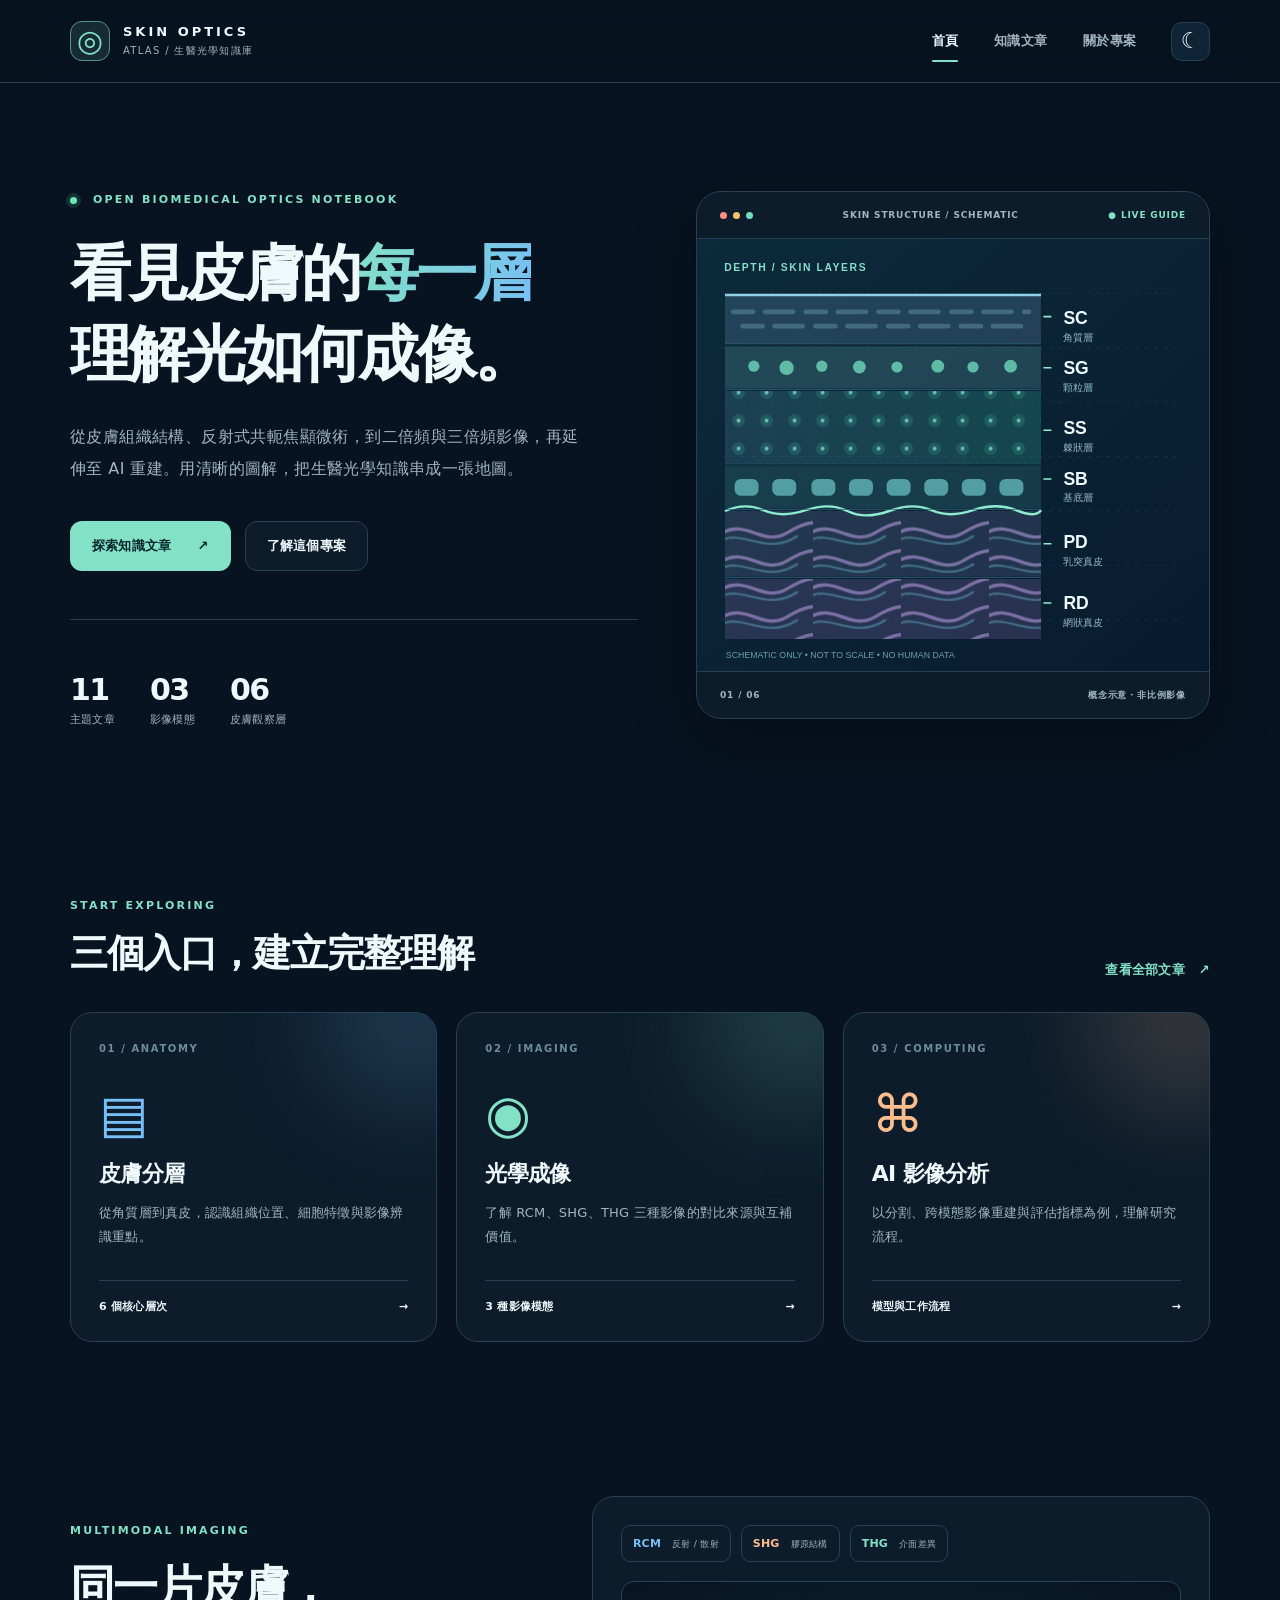
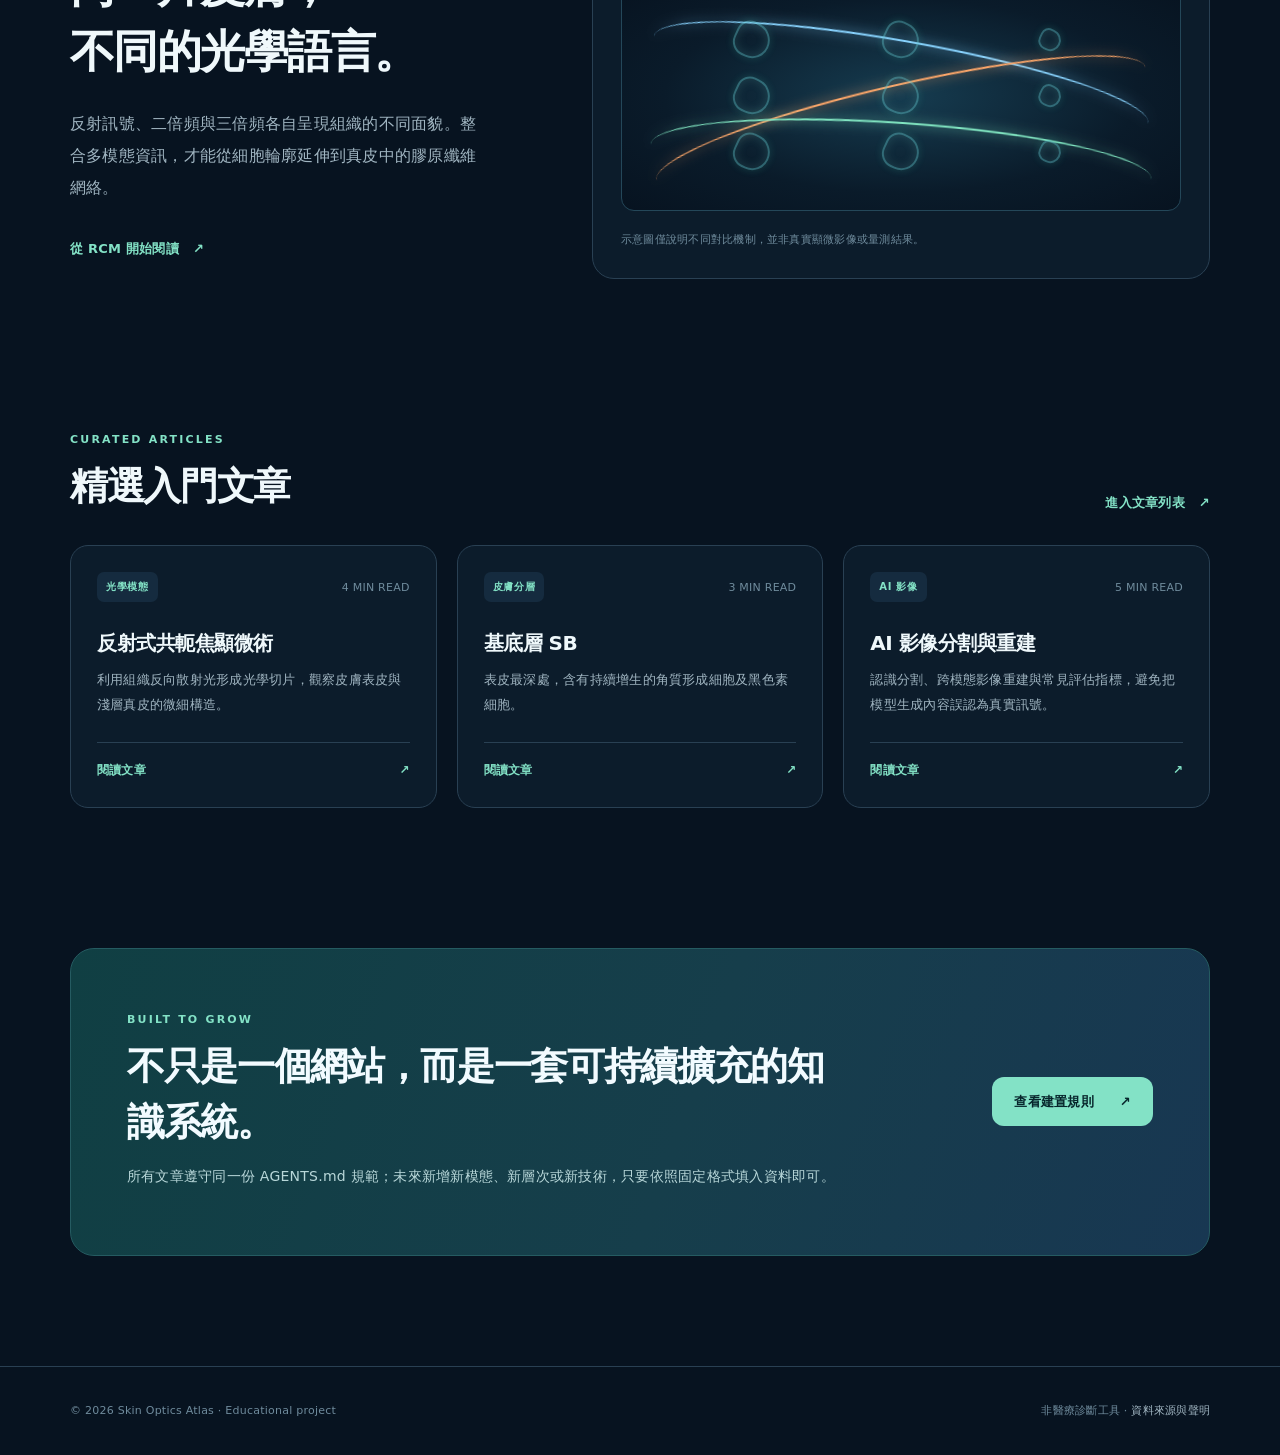
<file: index.html>
<!doctype html>
<html lang="zh-Hant">
<head>
  <meta charset="UTF-8">
  <meta name="viewport" content="width=device-width,initial-scale=1">
  <meta name="description" content="Skin Optics Atlas：從皮膚分層、RCM、SHG、THG 到人工智慧影像分析的開放式生醫光學知識庫。">
  <meta name="theme-color" content="#0b1728">
  <title>Skin Optics Atlas｜生醫光學影像知識庫</title>
  <link rel="icon" href="assets/svg/favicon.svg" type="image/svg+xml">
  <link rel="stylesheet" href="assets/css/style.css">
  <script src="assets/js/data.js" defer></script>
  <script src="assets/js/app.js" defer></script>
</head>
<body data-page="home">
  <a class="skip-link" href="#main">跳至主要內容</a>
  <header class="site-header"><div class="shell nav-shell">
    <a class="brand" href="index.html" aria-label="Skin Optics Atlas 首頁"><span class="brand-mark" aria-hidden="true">◎</span><span><strong>SKIN OPTICS</strong><small>ATLAS / 生醫光學知識庫</small></span></a>
    <nav aria-label="主選單" class="top-nav"><a class="active" href="index.html">首頁</a><a href="library.html">知識文章</a><a href="about.html">關於專案</a></nav>
    <button id="theme-toggle" class="icon-button" type="button" aria-label="切換顯示主題" title="切換顯示主題">☾</button>
  </div></header>
  <main id="main">
    <section class="hero shell">
      <div class="hero-copy">
        <p class="eyebrow"><span class="live-dot"></span> OPEN BIOMEDICAL OPTICS NOTEBOOK</p>
        <h1>看見皮膚的<span class="gradient-text">每一層</span><br>理解光如何成像。</h1>
        <p class="hero-description">從皮膚組織結構、反射式共軛焦顯微術，到二倍頻與三倍頻影像，再延伸至 AI 重建。用清晰的圖解，把生醫光學知識串成一張地圖。</p>
        <div class="hero-actions"><a class="button button-primary" href="library.html">探索知識文章 <span aria-hidden="true">↗</span></a><a class="button button-secondary" href="about.html">了解這個專案</a></div>
        <div class="hero-metrics"><div><strong id="entry-count">11</strong><span>主題文章</span></div><div><strong>03</strong><span>影像模態</span></div><div><strong>06</strong><span>皮膚觀察層</span></div></div>
      </div>
      <div class="hero-visual" aria-label="皮膚各層結構的概念示意圖">
        <div class="visual-toolbar"><span class="signal-dots"><i></i><i></i><i></i></span><span>SKIN STRUCTURE / SCHEMATIC</span><span class="visual-live">● LIVE GUIDE</span></div>
        <img src="assets/svg/skin-layers.svg" alt="由角質層 SC、顆粒層 SG、棘狀層 SS、基底層 SB、乳突真皮 PD、網狀真皮 RD 組成的六層皮膚概念圖。非按比例繪製。" width="640" height="540">
        <div class="visual-caption"><span>01 / 06</span><span>概念示意・非比例影像</span></div>
      </div>
    </section>
    <section class="section shell" aria-labelledby="start-title">
      <div class="section-heading"><div><p class="eyebrow">START EXPLORING</p><h2 id="start-title">三個入口，建立完整理解</h2></div><a class="inline-link" href="library.html">查看全部文章 <span aria-hidden="true">↗</span></a></div>
      <div class="topic-grid">
        <a class="topic-card topic-blue" href="library.html?category=layer"><span class="topic-number">01 / ANATOMY</span><div class="topic-glyph" aria-hidden="true">▤</div><h3>皮膚分層</h3><p>從角質層到真皮，認識組織位置、細胞特徵與影像辨識重點。</p><span class="card-bottom">6 個核心層次 <span aria-hidden="true">→</span></span></a>
        <a class="topic-card topic-teal" href="library.html?category=modality"><span class="topic-number">02 / IMAGING</span><div class="topic-glyph" aria-hidden="true">◉</div><h3>光學成像</h3><p>了解 RCM、SHG、THG 三種影像的對比來源與互補價值。</p><span class="card-bottom">3 種影像模態 <span aria-hidden="true">→</span></span></a>
        <a class="topic-card topic-orange" href="library.html?category=ai"><span class="topic-number">03 / COMPUTING</span><div class="topic-glyph" aria-hidden="true">⌘</div><h3>AI 影像分析</h3><p>以分割、跨模態影像重建與評估指標為例，理解研究流程。</p><span class="card-bottom">模型與工作流程 <span aria-hidden="true">→</span></span></a>
      </div>
    </section>
    <section class="section shell feature-section" aria-labelledby="feature-title">
      <div class="feature-description"><p class="eyebrow">MULTIMODAL IMAGING</p><h2 id="feature-title">同一片皮膚，<br>不同的光學語言。</h2><p>反射訊號、二倍頻與三倍頻各自呈現組織的不同面貌。整合多模態資訊，才能從細胞輪廓延伸到真皮中的膠原纖維網絡。</p><a class="inline-link" href="article.html?slug=rcm">從 RCM 開始閱讀 <span aria-hidden="true">↗</span></a></div>
      <div class="modality-panel" aria-label="三種成像對比機制整理">
        <div class="modality-legend"><span class="legend-rcm">RCM <small>反射 / 散射</small></span><span class="legend-shg">SHG <small>膠原結構</small></span><span class="legend-thg">THG <small>介面差異</small></span></div>
        <div class="modality-graphic"><div class="wave wave-one"></div><div class="wave wave-two"></div><div class="wave wave-three"></div><div class="cell-field"><i></i><i></i><i></i><i></i><i></i><i></i><i></i><i></i><i></i></div></div>
        <p class="panel-note">示意圖僅說明不同對比機制，並非真實顯微影像或量測結果。</p>
      </div>
    </section>
    <section class="section shell" aria-labelledby="latest-title"><div class="section-heading"><div><p class="eyebrow">CURATED ARTICLES</p><h2 id="latest-title">精選入門文章</h2></div><a class="inline-link" href="library.html">進入文章列表 <span aria-hidden="true">↗</span></a></div><div id="featured-cards" class="article-grid" aria-live="polite"></div></section>
    <section class="shell"><div class="bottom-cta"><div><p class="eyebrow">BUILT TO GROW</p><h2>不只是一個網站，而是一套可持續擴充的知識系統。</h2><p>所有文章遵守同一份 AGENTS.md 規範；未來新增新模態、新層次或新技術，只要依照固定格式填入資料即可。</p></div><a class="button button-primary" href="about.html">查看建置規則 <span aria-hidden="true">↗</span></a></div></section>
  </main>
  <footer class="footer"><div class="shell footer-inner"><span>© 2026 Skin Optics Atlas · Educational project</span><span>非醫療診斷工具 · <a href="about.html">資料來源與聲明</a></span></div></footer>
</body></html>
</file>
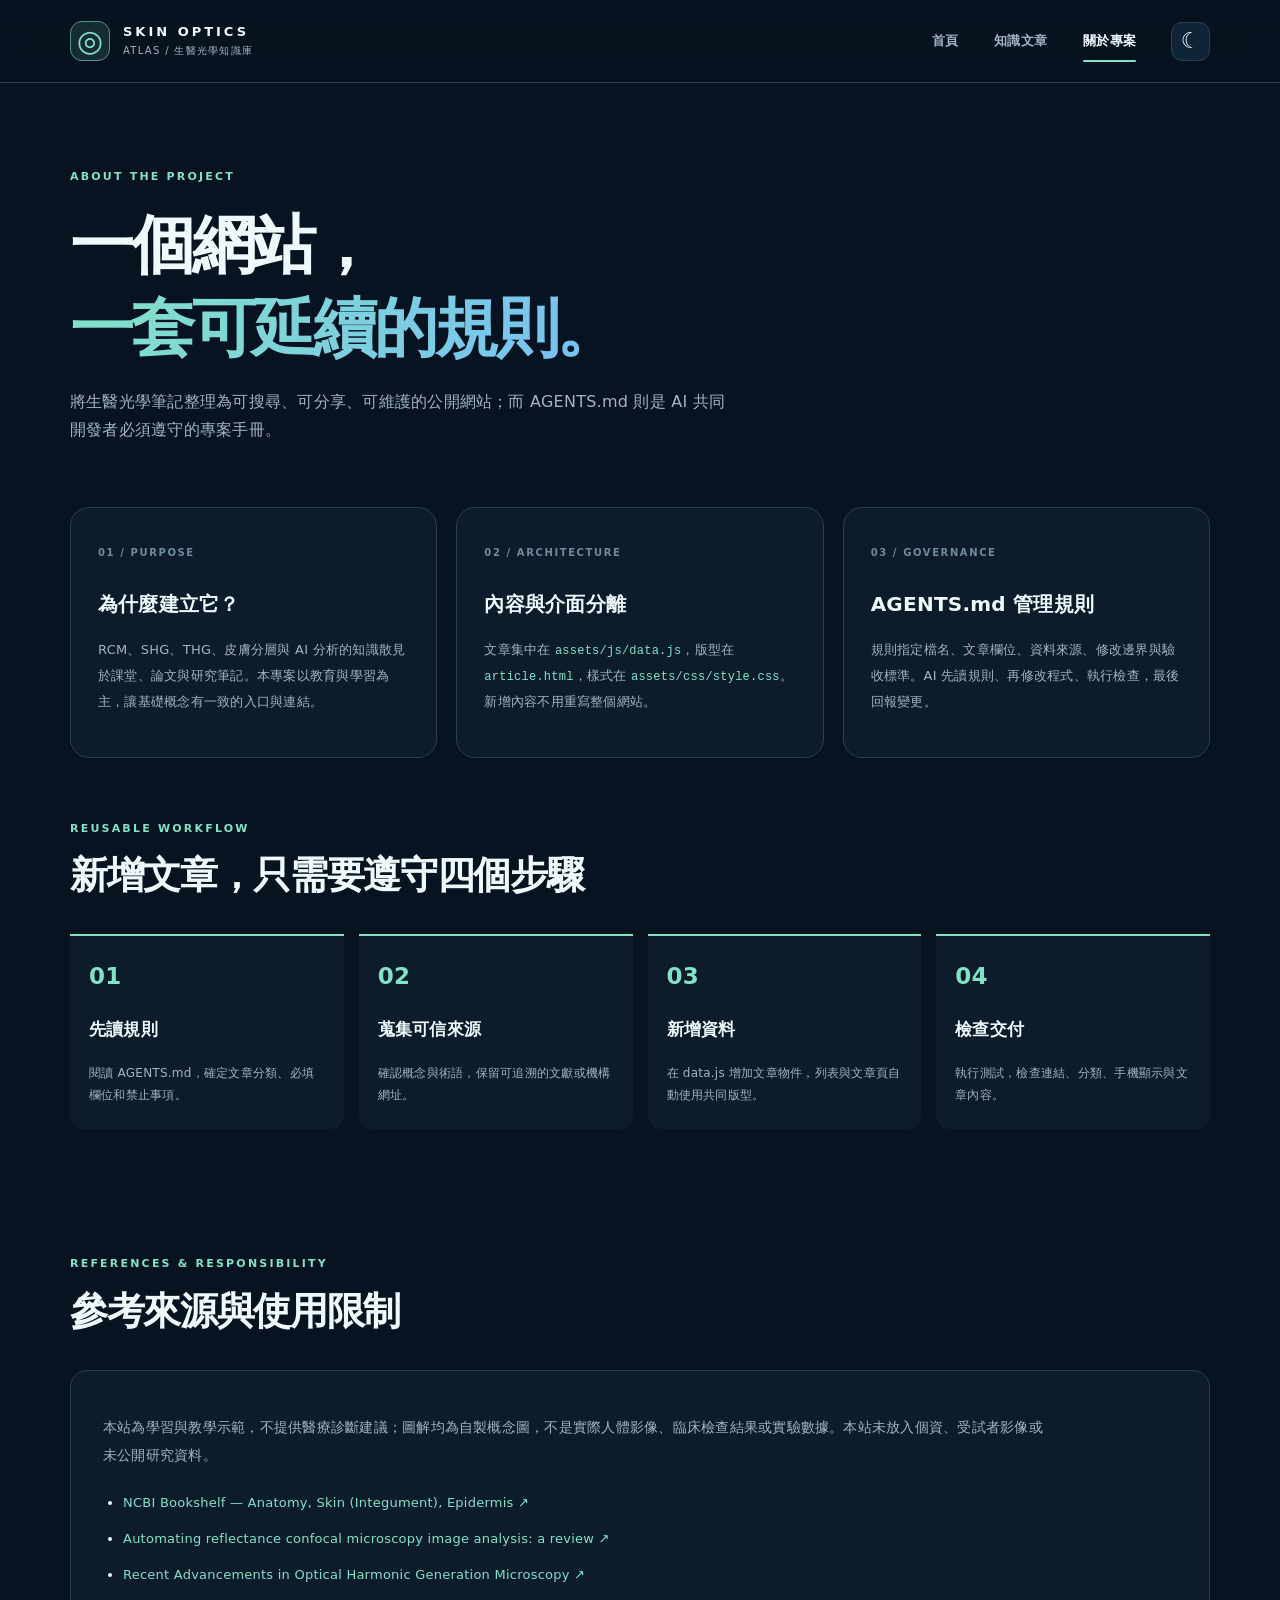
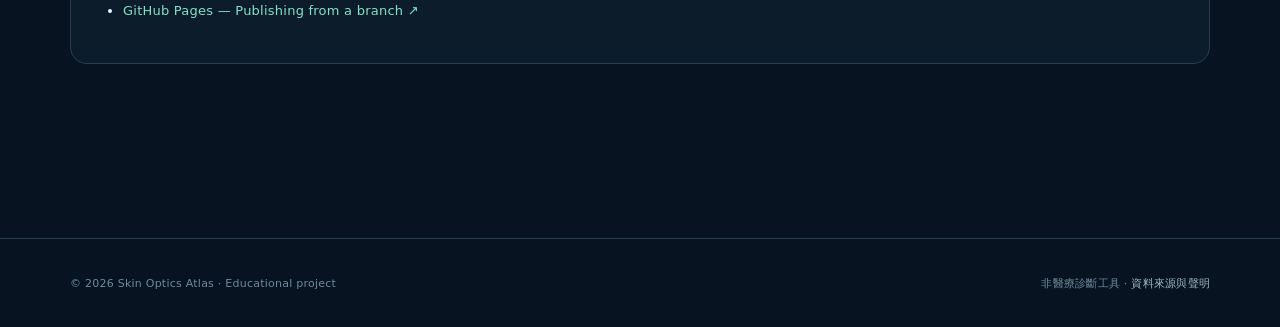
<file: about.html>
<!doctype html><html lang="zh-Hant"><head><meta charset="UTF-8"><meta name="viewport" content="width=device-width,initial-scale=1"><meta name="description" content="認識 Skin Optics Atlas 專案目標、資料來源，以及 AGENTS.md 驅動的網站維護方式。"><meta name="theme-color" content="#0b1728"><title>關於專案｜Skin Optics Atlas</title><link rel="icon" href="assets/svg/favicon.svg" type="image/svg+xml"><link rel="stylesheet" href="assets/css/style.css"><script src="assets/js/data.js" defer></script><script src="assets/js/app.js" defer></script></head>
<body data-page="about"><a class="skip-link" href="#main">跳至主要內容</a><header class="site-header"><div class="shell nav-shell"><a class="brand" href="index.html" aria-label="Skin Optics Atlas 首頁"><span class="brand-mark" aria-hidden="true">◎</span><span><strong>SKIN OPTICS</strong><small>ATLAS / 生醫光學知識庫</small></span></a><nav aria-label="主選單" class="top-nav"><a href="index.html">首頁</a><a href="library.html">知識文章</a><a class="active" href="about.html">關於專案</a></nav><button id="theme-toggle" class="icon-button" type="button" aria-label="切換顯示主題" title="切換顯示主題">☾</button></div></header>
<main id="main" class="shell inner-main"><div class="page-intro about-hero"><p class="eyebrow">ABOUT THE PROJECT</p><h1>一個網站，<br><span class="gradient-text">一套可延續的規則。</span></h1><p>將生醫光學筆記整理為可搜尋、可分享、可維護的公開網站；而 AGENTS.md 則是 AI 共同開發者必須遵守的專案手冊。</p></div>
<section class="about-grid" aria-labelledby="principles-title"><div class="about-card"><span class="topic-number">01 / PURPOSE</span><h2 id="principles-title">為什麼建立它？</h2><p>RCM、SHG、THG、皮膚分層與 AI 分析的知識散見於課堂、論文與研究筆記。本專案以教育與學習為主，讓基礎概念有一致的入口與連結。</p></div><div class="about-card"><span class="topic-number">02 / ARCHITECTURE</span><h2>內容與介面分離</h2><p>文章集中在 <code>assets/js/data.js</code>，版型在 <code>article.html</code>，樣式在 <code>assets/css/style.css</code>。新增內容不用重寫整個網站。</p></div><div class="about-card"><span class="topic-number">03 / GOVERNANCE</span><h2>AGENTS.md 管理規則</h2><p>規則指定檔名、文章欄位、資料來源、修改邊界與驗收標準。AI 先讀規則、再修改程式、執行檢查，最後回報變更。</p></div></section>
<section class="section" aria-labelledby="process-title"><div class="section-heading"><div><p class="eyebrow">REUSABLE WORKFLOW</p><h2 id="process-title">新增文章，只需要遵守四個步驟</h2></div></div><div class="steps-grid"><div class="step-card"><span>01</span><h3>先讀規則</h3><p>閱讀 AGENTS.md，確定文章分類、必填欄位和禁止事項。</p></div><div class="step-card"><span>02</span><h3>蒐集可信來源</h3><p>確認概念與術語，保留可追溯的文獻或機構網址。</p></div><div class="step-card"><span>03</span><h3>新增資料</h3><p>在 data.js 增加文章物件，列表與文章頁自動使用共同版型。</p></div><div class="step-card"><span>04</span><h3>檢查交付</h3><p>執行測試，檢查連結、分類、手機顯示與文章內容。</p></div></div></section>
<section class="section" aria-labelledby="sources-title"><div class="section-heading"><div><p class="eyebrow">REFERENCES & RESPONSIBILITY</p><h2 id="sources-title">參考來源與使用限制</h2></div></div><div class="reference-panel"><p>本站為學習與教學示範，不提供醫療診斷建議；圖解均為自製概念圖，不是實際人體影像、臨床檢查結果或實驗數據。本站未放入個資、受試者影像或未公開研究資料。</p><ul class="source-list"><li><a href="https://www.ncbi.nlm.nih.gov/books/NBK470464/" target="_blank" rel="noopener noreferrer">NCBI Bookshelf — Anatomy, Skin (Integument), Epidermis <span aria-hidden="true">↗</span></a></li><li><a href="https://pmc.ncbi.nlm.nih.gov/articles/PMC9309100/" target="_blank" rel="noopener noreferrer">Automating reflectance confocal microscopy image analysis: a review <span aria-hidden="true">↗</span></a></li><li><a href="https://pmc.ncbi.nlm.nih.gov/articles/PMC10521653/" target="_blank" rel="noopener noreferrer">Recent Advancements in Optical Harmonic Generation Microscopy <span aria-hidden="true">↗</span></a></li><li><a href="https://docs.github.com/en/pages/getting-started-with-github-pages/configuring-a-publishing-source-for-your-github-pages-site" target="_blank" rel="noopener noreferrer">GitHub Pages — Publishing from a branch <span aria-hidden="true">↗</span></a></li></ul></div></section>
</main><footer class="footer"><div class="shell footer-inner"><span>© 2026 Skin Optics Atlas · Educational project</span><span>非醫療診斷工具 · <a href="about.html">資料來源與聲明</a></span></div></footer></body></html>
</file>
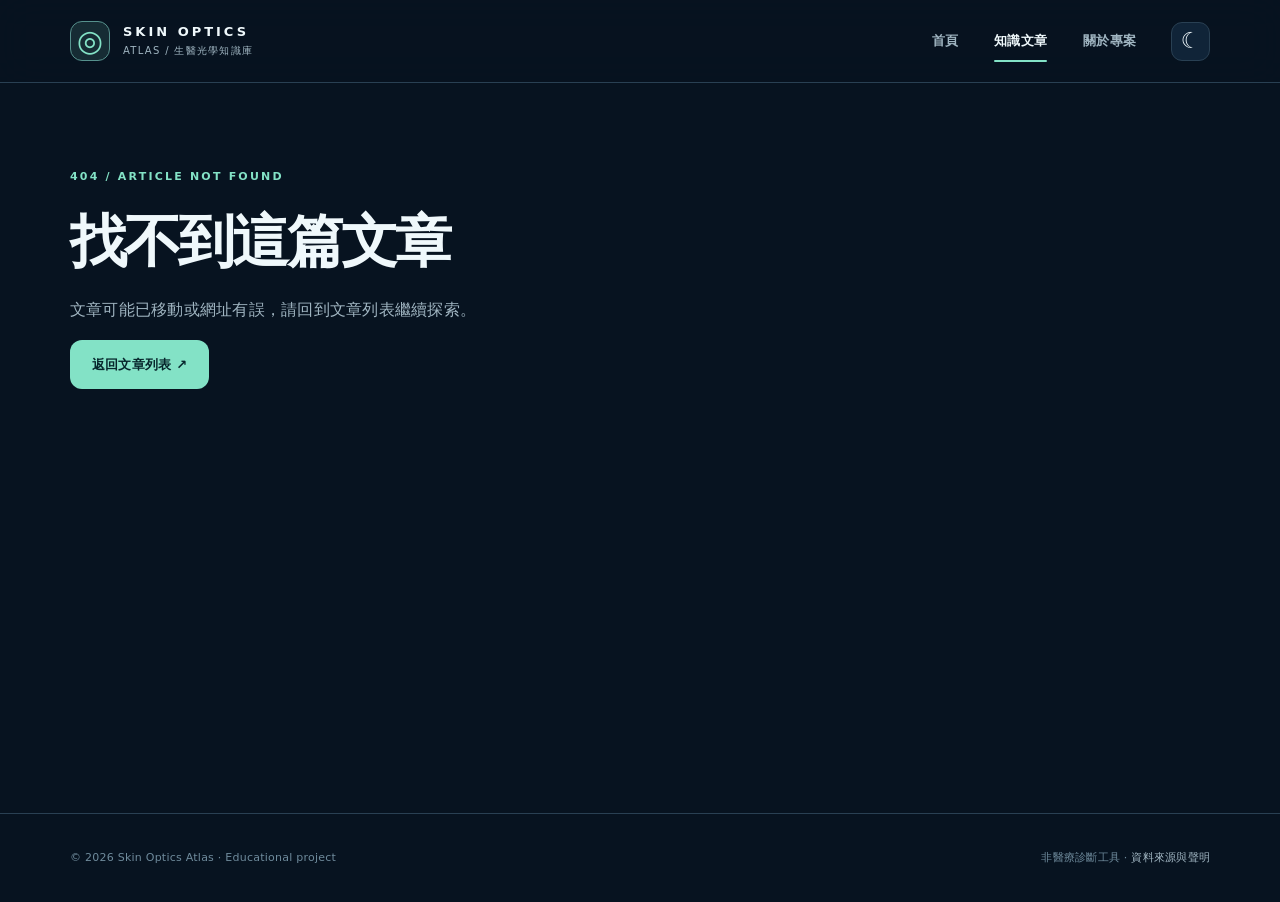
<file: article.html>
<!doctype html><html lang="zh-Hant"><head><meta charset="UTF-8"><meta name="viewport" content="width=device-width,initial-scale=1"><meta name="description" content="閱讀 Skin Optics Atlas 生醫光學知識文章。"><meta name="theme-color" content="#0b1728"><title>知識文章｜Skin Optics Atlas</title><link rel="icon" href="assets/svg/favicon.svg" type="image/svg+xml"><link rel="stylesheet" href="assets/css/style.css"><script src="assets/js/data.js" defer></script><script src="assets/js/app.js" defer></script></head>
<body data-page="article"><a class="skip-link" href="#main">跳至主要內容</a><header class="site-header"><div class="shell nav-shell"><a class="brand" href="index.html" aria-label="Skin Optics Atlas 首頁"><span class="brand-mark" aria-hidden="true">◎</span><span><strong>SKIN OPTICS</strong><small>ATLAS / 生醫光學知識庫</small></span></a><nav aria-label="主選單" class="top-nav"><a href="index.html">首頁</a><a class="active" href="library.html">知識文章</a><a href="about.html">關於專案</a></nav><button id="theme-toggle" class="icon-button" type="button" aria-label="切換顯示主題" title="切換顯示主題">☾</button></div></header>
<main id="main" class="shell inner-main"><div id="article-content"><div class="page-intro"><p class="eyebrow">LOADING ARTICLE</p><h1>正在讀取文章...</h1></div></div></main>
<footer class="footer"><div class="shell footer-inner"><span>© 2026 Skin Optics Atlas · Educational project</span><span>非醫療診斷工具 · <a href="about.html">資料來源與聲明</a></span></div></footer></body></html>
</file>
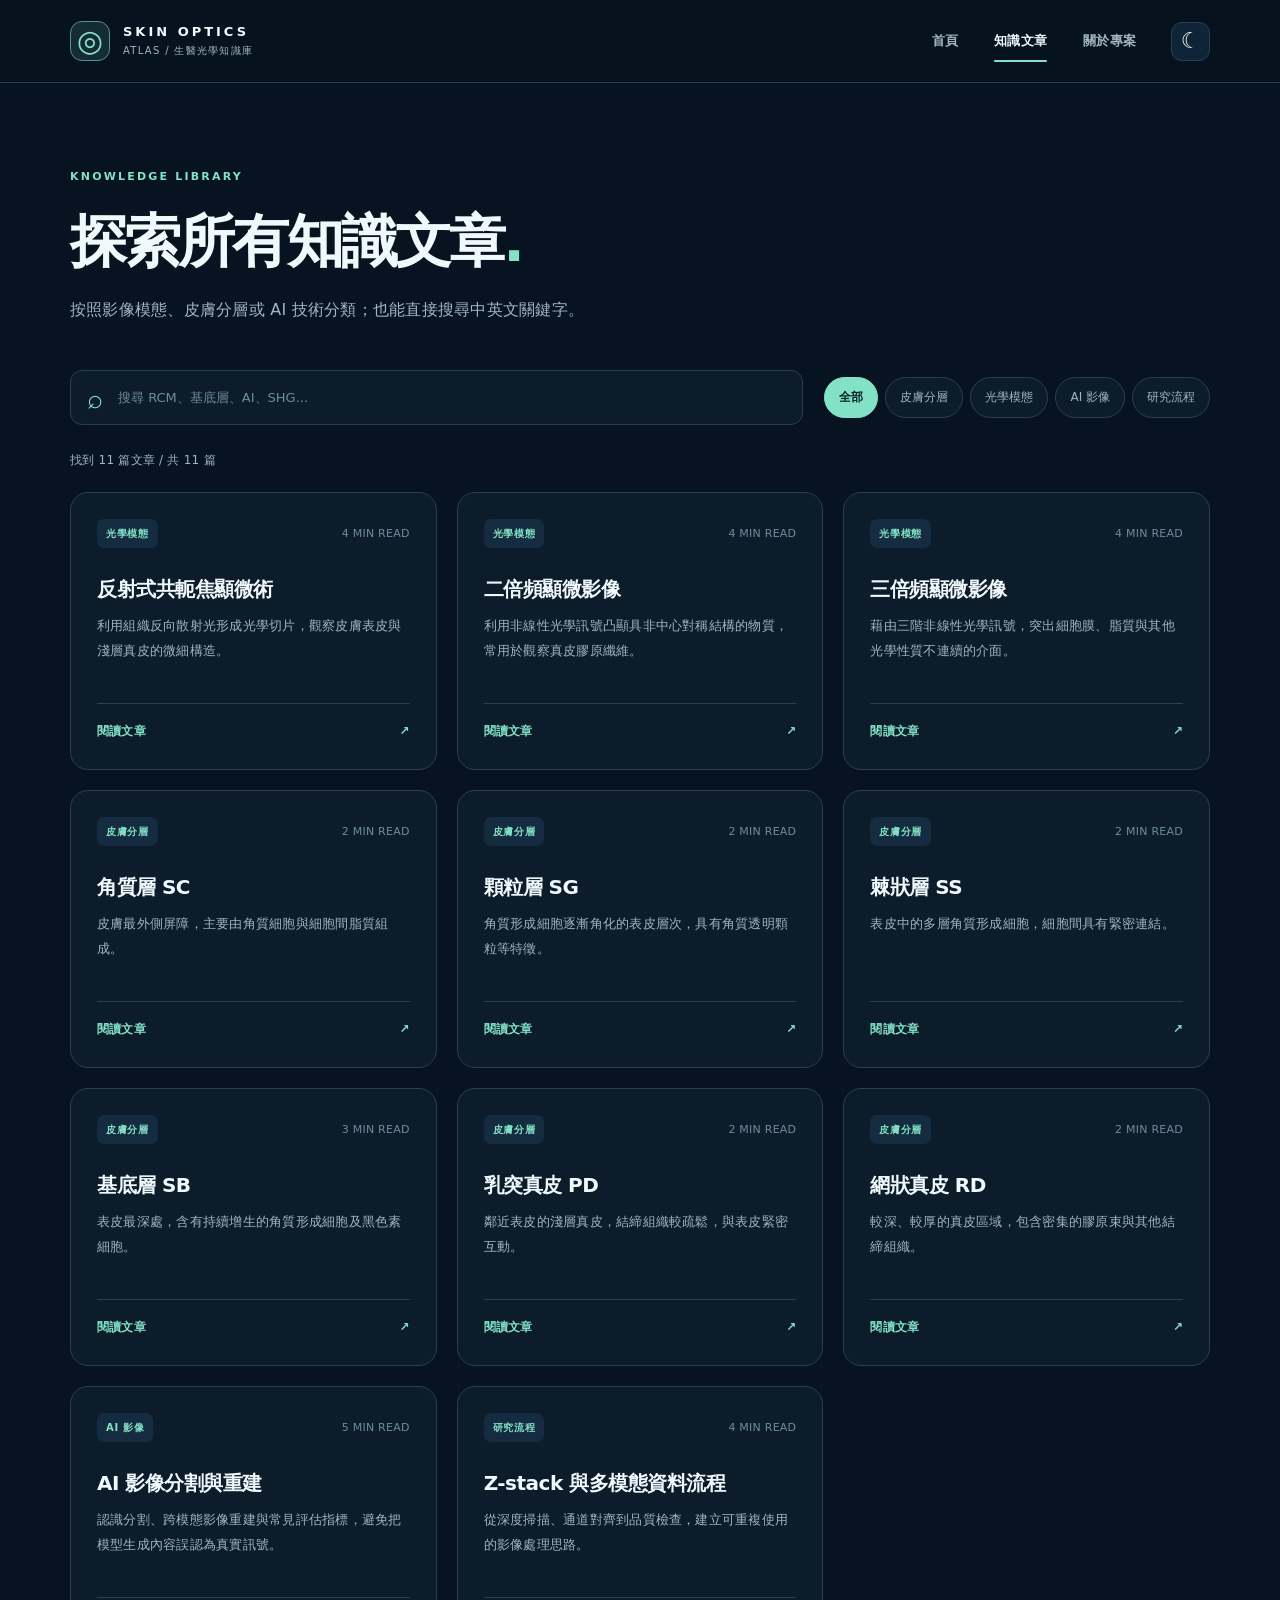
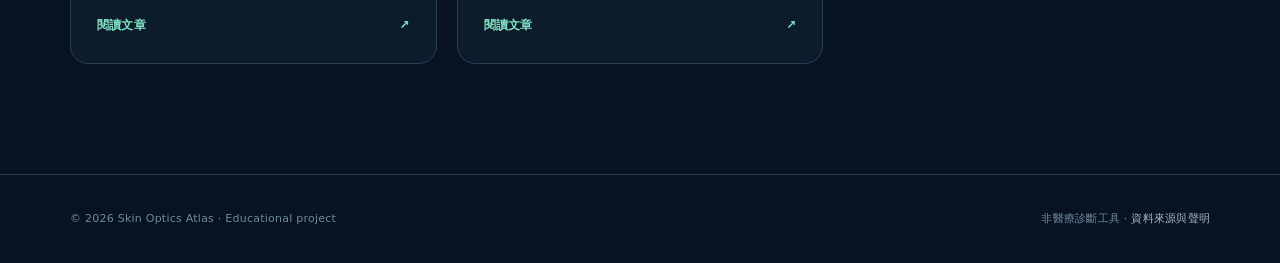
<file: library.html>
<!doctype html><html lang="zh-Hant"><head><meta charset="UTF-8"><meta name="viewport" content="width=device-width,initial-scale=1"><meta name="description" content="以關鍵字搜尋生醫光學知識文章，依皮膚分層、成像模態、AI 與工作流程分類。"><meta name="theme-color" content="#0b1728"><title>知識文章｜Skin Optics Atlas</title><link rel="icon" href="assets/svg/favicon.svg" type="image/svg+xml"><link rel="stylesheet" href="assets/css/style.css"><script src="assets/js/data.js" defer></script><script src="assets/js/app.js" defer></script></head>
<body data-page="library"><a class="skip-link" href="#main">跳至主要內容</a><header class="site-header"><div class="shell nav-shell"><a class="brand" href="index.html" aria-label="Skin Optics Atlas 首頁"><span class="brand-mark" aria-hidden="true">◎</span><span><strong>SKIN OPTICS</strong><small>ATLAS / 生醫光學知識庫</small></span></a><nav aria-label="主選單" class="top-nav"><a href="index.html">首頁</a><a class="active" href="library.html">知識文章</a><a href="about.html">關於專案</a></nav><button id="theme-toggle" class="icon-button" type="button" aria-label="切換顯示主題" title="切換顯示主題">☾</button></div></header>
<main id="main" class="shell inner-main"><div class="page-intro"><p class="eyebrow">KNOWLEDGE LIBRARY</p><h1>探索所有知識文章<span class="title-period">.</span></h1><p>按照影像模態、皮膚分層或 AI 技術分類；也能直接搜尋中英文關鍵字。</p></div><section aria-label="文章搜尋與分類"><div class="filter-bar"><label class="search-wrapper"><span class="search-icon" aria-hidden="true">⌕</span><span class="sr-only">搜尋文章</span><input id="search-input" type="search" placeholder="搜尋 RCM、基底層、AI、SHG..." autocomplete="off"></label><div class="filter-buttons" role="group" aria-label="文章分類"><button type="button" class="filter-pill active" data-filter="all">全部</button><button type="button" class="filter-pill" data-filter="layer">皮膚分層</button><button type="button" class="filter-pill" data-filter="modality">光學模態</button><button type="button" class="filter-pill" data-filter="ai">AI 影像</button><button type="button" class="filter-pill" data-filter="workflow">研究流程</button></div></div><p id="results-count" class="results-count" role="status"></p><div id="library-cards" class="article-grid library-grid"></div><div id="empty-state" class="empty-state" hidden><strong>找不到符合條件的文章</strong><p>試試其他關鍵字，或切換為「全部」分類。</p></div></section></main>
<footer class="footer"><div class="shell footer-inner"><span>© 2026 Skin Optics Atlas · Educational project</span><span>非醫療診斷工具 · <a href="about.html">資料來源與聲明</a></span></div></footer></body></html>
</file>
<file: assets/css/style.css>
/* Skin Optics Atlas · one global design system; see AGENTS.md before editing */
:root{color-scheme:dark;--bg:#071320;--surface:#0c1c2b;--surface2:#102438;--surface3:#152b3f;--line:#294053;--ink:#eff8fb;--muted:#a0b5c1;--soft:#6f8b9c;--mint:#83e2c6;--cyan:#77bff5;--orange:#ffbd8d;--shadow:0 20px 60px #0004;--radius:22px;--width:1140px}
:root[data-theme="light"]{color-scheme:light;--bg:#f7fafb;--surface:#fff;--surface2:#eef6f8;--surface3:#e8f2f5;--line:#d9e5ea;--ink:#142e3b;--muted:#557080;--soft:#637e8c;--mint:#007e70;--cyan:#276ca8;--orange:#a14c13;--shadow:0 20px 50px #16354712}
*{box-sizing:border-box}html{scroll-behavior:smooth}body{margin:0;background:var(--bg);color:var(--ink);font-family:Inter,"Noto Sans TC","PingFang TC","Microsoft JhengHei",system-ui,sans-serif;line-height:1.78;font-size:16px;letter-spacing:.015em;overflow-x:hidden}a{color:inherit;text-decoration:none}button,input{font:inherit}button{cursor:pointer}img{display:block;max-width:100%;height:auto}[hidden]{display:none!important}::selection{background:var(--mint);color:#06141a}:focus-visible{outline:3px solid var(--mint);outline-offset:4px}.shell{width:min(var(--width),calc(100% - 64px));margin-inline:auto}.sr-only{position:absolute!important;width:1px;height:1px;padding:0;overflow:hidden;clip:rect(0,0,0,0);white-space:nowrap;border:0}.skip-link{position:absolute;z-index:200;top:-60px;left:24px;background:var(--mint);color:#061c25;padding:10px 18px;border-radius:8px}.skip-link:focus{top:16px}
.site-header{position:sticky;top:0;z-index:100;background:color-mix(in srgb,var(--bg) 86%,transparent);backdrop-filter:blur(18px);border-bottom:1px solid var(--line)}.nav-shell{display:flex;align-items:center;min-height:82px;gap:35px}.brand{display:flex;align-items:center;gap:13px;line-height:1.25;white-space:nowrap}.brand-mark{display:grid;place-items:center;width:40px;height:40px;border:1px solid color-mix(in srgb,var(--mint) 50%,var(--line));background:color-mix(in srgb,var(--mint) 12%,var(--bg));border-radius:12px;color:var(--mint);font-size:30px;font-weight:300}.brand strong{display:block;font-size:13px;letter-spacing:.23em;font-weight:850}.brand small{display:block;color:var(--muted);font-size:10px;letter-spacing:.13em;margin-top:5px}.top-nav{display:flex;margin-left:auto;align-items:center;gap:36px}.top-nav a{position:relative;color:var(--muted);font-size:13px;font-weight:650;padding:27px 0;transition:color .2s}.top-nav a:hover,.top-nav a.active{color:var(--ink)}.top-nav a.active:after{content:"";position:absolute;bottom:18px;height:2px;background:var(--mint);left:0;right:0;border-radius:8px}.icon-button{width:39px;height:39px;background:var(--surface2);color:var(--ink);border:1px solid var(--line);border-radius:11px;font-size:22px;line-height:1}
.eyebrow{font-size:11px;letter-spacing:.2em;font-weight:800;color:var(--mint);text-transform:uppercase;line-height:1.5}.live-dot{display:inline-block;background:#69e9b4;width:7px;height:7px;border-radius:50%;box-shadow:0 0 0 4px #69e9b422;margin-right:10px;vertical-align:middle}.hero{display:grid;grid-template-columns:1.05fr .95fr;gap:58px;align-items:center;padding-block:98px 106px}.hero h1{font-size:clamp(38px,4.75vw,66px);letter-spacing:-.055em;line-height:1.34;font-weight:850;margin:24px 0 26px}.gradient-text{background:linear-gradient(110deg,var(--mint),var(--cyan));color:transparent;background-clip:text}.hero-description{max-width:520px;font-size:16px;color:var(--muted);line-height:2;letter-spacing:.025em}.hero-actions{display:flex;align-items:center;gap:14px;flex-wrap:wrap;margin-top:36px}.button{display:inline-flex;justify-content:center;align-items:center;gap:26px;border-radius:12px;padding:12px 21px;min-height:49px;font-size:13px;font-weight:790;border:1px solid transparent;white-space:nowrap;transition:transform .2s,background .2s}.button:hover{transform:translateY(-3px)}.button-primary{background:var(--mint);color:#07262c}.button-secondary{border-color:var(--line);background:var(--surface);color:var(--ink)}.hero-metrics{display:flex;gap:35px;padding-top:53px;margin-top:48px;border-top:1px solid var(--line)}.hero-metrics>div{display:flex;flex-direction:column;gap:4px}.hero-metrics strong{font-size:30px;line-height:1.1;letter-spacing:-.05em}.hero-metrics span{font-size:11px;color:var(--muted)}.hero-visual{border-radius:25px;overflow:hidden;border:1px solid var(--line);background:var(--surface);box-shadow:var(--shadow)}.hero-visual img{width:100%;aspect-ratio:640/540;object-fit:contain;background:#092031}.visual-toolbar,.visual-caption{display:flex;align-items:center;justify-content:space-between;gap:12px;padding:15px 23px;font-size:9px;letter-spacing:.09em;color:var(--muted);font-weight:750}.visual-toolbar{border-bottom:1px solid var(--line)}.visual-caption{border-top:1px solid var(--line)}.signal-dots{display:flex;gap:6px}.signal-dots i{width:7px;height:7px;background:#6c8393;border-radius:50%}.signal-dots i:nth-child(1){background:#ff8f81}.signal-dots i:nth-child(2){background:#efc36d}.signal-dots i:nth-child(3){background:#75dbbf}.visual-live{color:var(--mint)}
.section{padding-block:52px 64px}.section-heading{display:flex;justify-content:space-between;align-items:end;gap:20px;margin-bottom:31px}.section-heading h2,.feature-description h2,.bottom-cta h2{font-size:clamp(27px,3vw,38px);line-height:1.45;letter-spacing:-.035em;margin:9px 0 0}.inline-link{display:inline-flex;align-items:center;gap:14px;color:var(--mint);font-size:13px;font-weight:760;white-space:nowrap}.inline-link:hover{text-decoration:underline;text-underline-offset:5px}.topic-grid{display:grid;grid-template-columns:repeat(3,1fr);gap:19px}.topic-card{position:relative;overflow:hidden;display:flex;flex-direction:column;min-height:330px;padding:27px 28px 24px;border-radius:var(--radius);border:1px solid var(--line);background:var(--surface);transition:transform .2s,border-color .2s}.topic-card:hover{transform:translateY(-5px);border-color:var(--mint)}.topic-card:before{content:"";position:absolute;width:190px;height:190px;right:-70px;top:-90px;border-radius:50%;filter:blur(50px);opacity:.17;background:var(--cyan)}.topic-teal:before{background:var(--mint)}.topic-orange:before{background:var(--orange)}.topic-number{font-size:10px;letter-spacing:.16em;color:var(--soft);font-weight:850}.topic-glyph{font-size:52px;line-height:1;margin:30px 0 14px;color:var(--cyan)}.topic-teal .topic-glyph{color:var(--mint)}.topic-orange .topic-glyph{color:var(--orange)}.topic-card h3{font-size:22px;letter-spacing:-.03em;margin:0 0 8px}.topic-card p{font-size:13px;line-height:1.9;color:var(--muted);margin:0 0 25px}.card-bottom{border-top:1px solid var(--line);margin-top:auto;padding-top:16px;display:flex;justify-content:space-between;font-size:11px;color:var(--ink);font-weight:750}
.feature-section{display:grid;grid-template-columns:.85fr 1.15fr;gap:65px;align-items:center;padding-block:90px}.feature-description h2{font-size:clamp(33px,3.5vw,48px);margin:15px 0 23px}.feature-description>p:not(.eyebrow){color:var(--muted);max-width:410px;line-height:2}.feature-description .inline-link{margin-top:17px}.modality-panel{border:1px solid var(--line);border-radius:var(--radius);padding:28px;background:var(--surface);overflow:hidden}.modality-legend{display:flex;gap:10px;flex-wrap:wrap}.modality-legend span{font-size:11px;font-weight:850;border:1px solid var(--line);border-radius:9px;padding:8px 11px}.modality-legend small{margin-left:7px;color:var(--muted);font-weight:500}.legend-rcm{color:var(--cyan)}.legend-shg{color:var(--orange)}.legend-thg{color:var(--mint)}.modality-graphic{height:230px;position:relative;margin-block:19px;background:radial-gradient(ellipse at center,#163c50 0%,#0a1b2a 60%,#071320 100%);border:1px solid #244759;border-radius:13px;overflow:hidden}.wave{position:absolute;width:90%;left:5%;height:80px;border-top:2px solid;border-radius:50%;filter:drop-shadow(0 0 6px currentColor)}.wave-one{top:58px;color:#89d4ff;transform:rotate(10deg)}.wave-two{top:102px;color:#ffa86a;transform:rotate(-13deg)}.wave-three{top:140px;color:#81e5c1;transform:rotate(4deg)}.cell-field{position:absolute;inset:30px 55px;display:grid;grid-template-columns:repeat(3,1fr);place-items:center;opacity:.7}.cell-field i{width:36px;height:36px;border:2px solid #63c8ce99;border-radius:38% 52% 49% 41%;box-shadow:0 0 9px #47d8bb44,inset 0 0 11px #60a8a255;transform:rotate(25deg)}.cell-field i:nth-child(3n){width:22px;height:22px}.panel-note{font-size:11px;color:var(--soft);margin:0}.article-grid{display:grid;grid-template-columns:repeat(3,minmax(0,1fr));gap:20px}.article-card{display:flex;flex-direction:column;min-height:260px;background:var(--surface);border:1px solid var(--line);border-radius:18px;padding:26px;transition:transform .2s,border-color .2s}.article-card:hover{transform:translateY(-4px);border-color:var(--mint)}.article-card-top{display:flex;justify-content:space-between;align-items:center;gap:10px}.tag{font-size:10px;font-weight:800;letter-spacing:.07em;padding:6px 9px;border-radius:7px;background:var(--surface3);color:var(--mint)}.reading-time{font-size:11px;color:var(--soft)}.article-card h3{font-size:20px;letter-spacing:-.025em;line-height:1.5;margin:26px 0 10px}.article-card p{color:var(--muted);font-size:13px;line-height:1.9;margin:0 0 24px}.article-card-footer{margin-top:auto;padding-top:17px;border-top:1px solid var(--line);font-size:12px;font-weight:720;display:flex;justify-content:space-between;color:var(--mint)}.bottom-cta{margin:76px 0 110px;padding:52px 56px;border-radius:24px;background:linear-gradient(110deg,#103f43,#163e4b 54%,#183752);border:1px solid #255b61;display:flex;align-items:center;gap:42px;justify-content:space-between;color:#f2fbff}.bottom-cta h2{max-width:710px}.bottom-cta p:not(.eyebrow){color:#b8d7d9;max-width:720px;font-size:14px}.bottom-cta .button{flex-shrink:0}
.inner-main{padding-top:75px;padding-bottom:110px;min-height:calc(100vh - 170px)}.page-intro{margin-bottom:46px;max-width:800px}.page-intro h1{font-size:clamp(36px,4.5vw,57px);line-height:1.3;letter-spacing:-.05em;margin:18px 0}.page-intro>p:not(.eyebrow){color:var(--muted);max-width:670px}.title-period{color:var(--mint)}.filter-bar{display:flex;align-items:center;flex-wrap:wrap;gap:21px;margin-bottom:20px}.search-wrapper{flex:1;position:relative;min-width:min(100%,310px)}.search-icon{position:absolute;left:17px;top:50%;transform:translateY(-50%);color:var(--mint);font-size:27px;line-height:1}.search-wrapper input{width:100%;border:1px solid var(--line);border-radius:12px;background:var(--surface);padding:15px 20px 15px 47px;color:var(--ink);outline:none;font-size:13px}.search-wrapper input:focus{border-color:var(--mint);box-shadow:0 0 0 3px color-mix(in srgb,var(--mint) 14%,transparent)}.search-wrapper input::placeholder{color:var(--soft)}.filter-buttons{display:flex;flex-wrap:wrap;gap:7px}.filter-pill{padding:9px 14px;border:1px solid var(--line);border-radius:50px;color:var(--muted);background:var(--surface);font-size:12px}.filter-pill:hover{color:var(--ink)}.filter-pill.active{background:var(--mint);border-color:var(--mint);color:#09242b;font-weight:760}.results-count{font-size:12px;color:var(--muted);margin:25px 0 20px}.library-grid .article-card{min-height:278px}.empty-state{padding:70px 20px;text-align:center;color:var(--muted);border:1px dashed var(--line);border-radius:20px}.empty-state strong{color:var(--ink);font-size:19px}
.article-back{display:inline-block;color:var(--mint);font-size:13px;font-weight:750;margin-bottom:34px}.article-header{max-width:820px;margin-bottom:36px}.article-header h1{font-size:clamp(33px,4vw,55px);line-height:1.3;letter-spacing:-.045em;margin:22px 0 13px}.article-en{color:var(--cyan);font-size:16px;margin:0 0 24px}.article-lead{font-size:17px;color:var(--muted);line-height:2;max-width:760px}.article-meta{display:flex;gap:15px;align-items:center;margin-top:25px;color:var(--soft);font-size:11px;flex-wrap:wrap}.article-hero-panel{border:1px solid var(--line);border-radius:20px;background:linear-gradient(130deg,#113b4a,#101f35);padding:33px;color:#dceef5;position:relative;overflow:hidden}.article-hero-panel:after{content:"◎";font-size:220px;color:#77c7cb10;position:absolute;top:-75px;right:40px;line-height:1}.article-hero-panel strong{font-size:18px;color:#83e2c6}.article-hero-panel p{max-width:710px;font-size:14px;line-height:1.95}.article-layout{display:grid;grid-template-columns:minmax(0,730px) minmax(200px,1fr);gap:64px;margin-top:45px}.article-body section{padding:5px 0 26px;margin-bottom:15px;border-bottom:1px solid var(--line)}.article-body h2{font-size:23px;letter-spacing:-.025em;margin:17px 0 13px}.article-body p,.article-body li{font-size:15px;color:var(--muted);line-height:2.1}.article-body ul{padding-left:24px}.article-body li{padding-left:5px;margin-bottom:7px}.article-sidebar{align-self:start;position:sticky;top:115px;border:1px solid var(--line);padding:22px;border-radius:17px;background:var(--surface)}.article-sidebar h3{font-size:13px;margin:0 0 15px}.article-sidebar a{display:block;color:var(--muted);font-size:12px;padding:8px 0;border-top:1px solid var(--line)}.article-sidebar a:hover{color:var(--mint)}.references{margin-top:34px}.references h2{font-size:23px}.references ol{padding-left:20px}.references li{color:var(--muted);font-size:13px;line-height:1.85;margin-bottom:11px;overflow-wrap:anywhere}.references a,.article-body a{color:var(--mint);text-decoration:underline;text-underline-offset:3px}.article-next{margin-top:45px;padding:23px 26px;border:1px solid var(--line);background:var(--surface);border-radius:16px;display:flex;justify-content:space-between;gap:20px;align-items:center}.article-next span{color:var(--soft);font-size:11px}.article-next strong{color:var(--mint);font-size:15px}
.about-hero{max-width:830px;margin-bottom:62px}.about-hero h1{font-size:clamp(40px,5vw,64px)}.about-grid{display:grid;grid-template-columns:repeat(3,1fr);gap:19px}.about-card{padding:29px 27px;background:var(--surface);border:1px solid var(--line);border-radius:19px}.about-card h2{font-size:20px;margin:22px 0 14px}.about-card p{font-size:13px;color:var(--muted);line-height:2}.about-card code{font-size:12px;color:var(--mint);overflow-wrap:anywhere}.steps-grid{display:grid;grid-template-columns:repeat(4,1fr);gap:15px}.step-card{border-top:2px solid var(--mint);padding:20px 19px 10px;background:var(--surface);border-radius:0 0 13px 13px}.step-card span{font-size:23px;color:var(--mint);font-weight:830}.step-card h3{font-size:17px}.step-card p{font-size:12px;line-height:1.9;color:var(--muted)}.reference-panel{border:1px solid var(--line);padding:28px 32px;background:var(--surface);border-radius:17px}.reference-panel>p{color:var(--muted);line-height:2;font-size:14px;max-width:950px}.source-list{margin:22px 0 0;padding-left:20px}.source-list li{margin:13px 0;font-size:13px}.source-list a{color:var(--mint);overflow-wrap:anywhere}.source-list a:hover{text-decoration:underline}
.footer{border-top:1px solid var(--line)}.footer-inner{display:flex;align-items:center;justify-content:space-between;gap:16px;min-height:88px;font-size:11px;color:var(--soft)}.footer a{color:var(--muted)}.footer a:hover{color:var(--mint)}
@media(max-width:980px){.hero{grid-template-columns:1fr;gap:38px;padding-block:70px}.hero h1{font-size:54px}.hero-description{max-width:720px}.hero-visual{max-width:690px}.feature-section{grid-template-columns:1fr;gap:28px}.feature-description>p:not(.eyebrow){max-width:750px}.article-layout{grid-template-columns:1fr}.article-sidebar{position:static;order:-1}.about-grid{grid-template-columns:1fr 1fr}.steps-grid{grid-template-columns:1fr 1fr}.article-grid{grid-template-columns:1fr 1fr}.filter-bar{align-items:stretch}.filter-buttons{width:100%}}
@media(max-width:650px){.shell{width:calc(100% - 34px)}.nav-shell{min-height:75px;gap:10px;flex-wrap:wrap;padding:11px 0}.brand-mark{width:34px;height:34px;font-size:25px}.brand strong{font-size:10px}.brand small{font-size:8px}.top-nav{order:3;justify-content:center;margin:0;width:100%;gap:22px}.top-nav a{font-size:12px;padding:10px 0}.top-nav a.active:after{bottom:5px}.icon-button{margin-left:auto}.hero{padding-block:48px 57px}.hero h1{font-size:clamp(36px,10vw,46px);margin:18px 0}.hero-description{font-size:14px}.hero-metrics{gap:22px;padding-top:30px;margin-top:32px}.hero-metrics strong{font-size:25px}.hero-visual .visual-toolbar{font-size:8px;padding:12px}.visual-live{display:none}.visual-caption{padding:12px}.section{padding-block:32px 44px}.section-heading{align-items:start;flex-direction:column;gap:8px}.section-heading h2{font-size:28px}.topic-grid,.article-grid,.about-grid,.steps-grid{grid-template-columns:1fr}.topic-card{min-height:275px}.topic-glyph{margin-top:21px}.feature-section{gap:23px}.feature-description h2{font-size:34px}.modality-panel{padding:17px}.modality-legend span{font-size:10px;padding:7px}.modality-legend small{display:block;margin:2px 0 0}.bottom-cta{margin:30px 0 65px;padding:27px 23px;display:block}.bottom-cta h2{font-size:27px}.bottom-cta .button{margin-top:17px}.inner-main{padding-block:46px 65px}.page-intro h1{font-size:38px}.article-header h1{font-size:37px}.article-hero-panel{padding:22px}.article-layout{gap:20px}.article-next{flex-direction:column;align-items:start}.footer-inner{flex-direction:column;align-items:start;justify-content:center;padding-block:22px;gap:4px}.reference-panel{padding:19px}.source-list{padding-left:16px}}
@media(prefers-reduced-motion:reduce){html{scroll-behavior:auto}*,*:before,*:after{transition-duration:.01ms!important;animation-duration:.01ms!important}}
</file>
